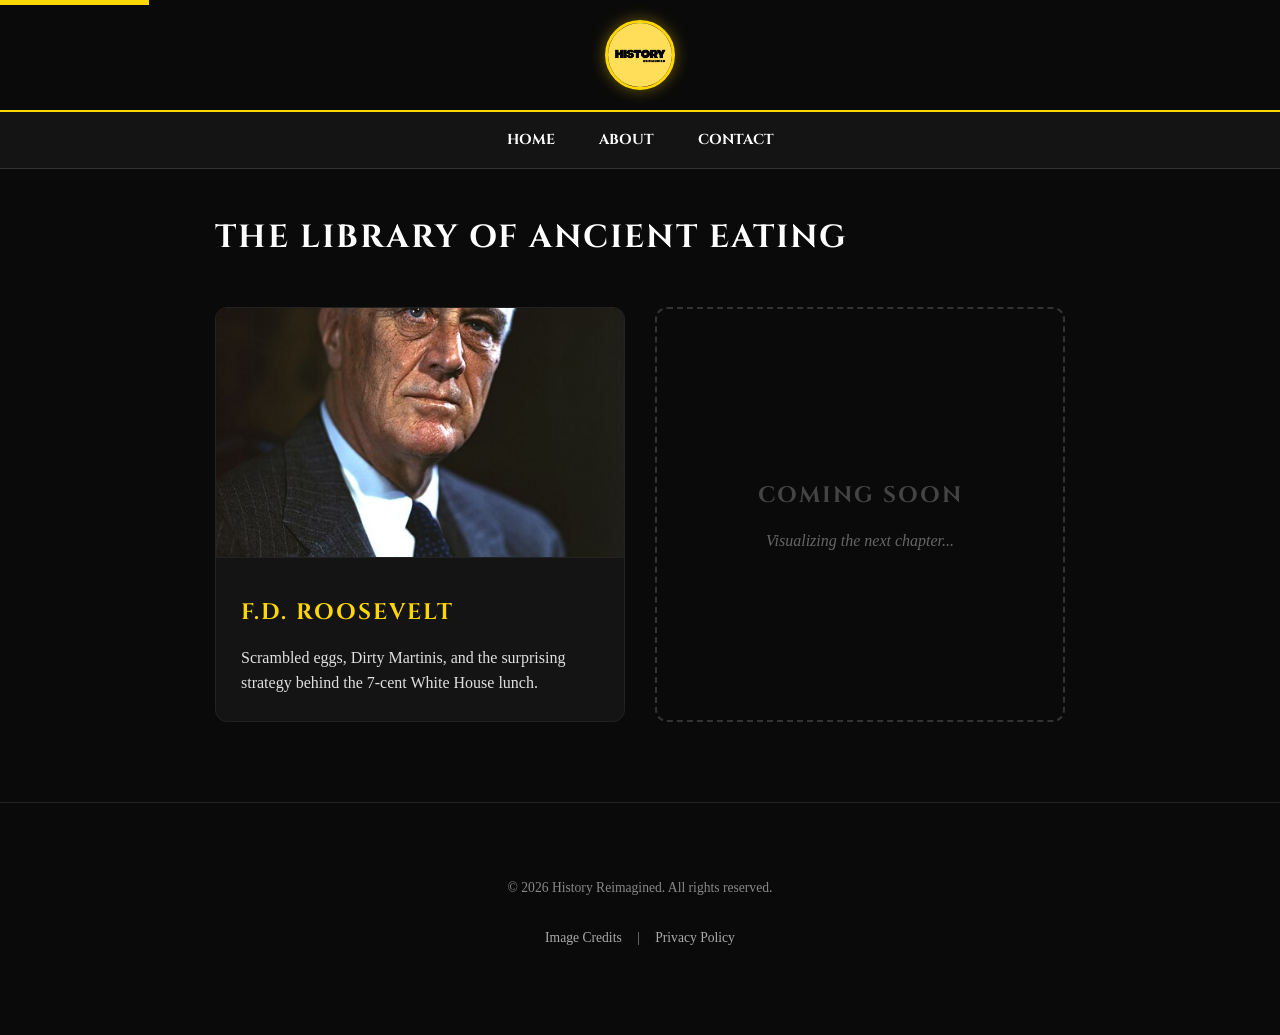
<file: index.html>
<!DOCTYPE html>
<html lang="en">
<head>
    <meta charset="UTF-8">
    <meta name="viewport" content="width=device-width, initial-scale=1.0">
    
    <link rel="preconnect" href="https://fonts.googleapis.com">
    <link rel="preconnect" href="https://fonts.gstatic.com" crossorigin>
    <link href="https://fonts.googleapis.com/css2?family=Cinzel:wght@400;700&display=swap" rel="stylesheet">

    <link rel="stylesheet" href="style.css">

    <script async src="https://www.googletagmanager.com/gtag/js?id=G-SHRTBYB6Y0"></script>
    <script>
      window.dataLayer = window.dataLayer || [];
      function gtag(){dataLayer.push(arguments);}
      gtag('js', new Date());
      gtag('config', 'G-SHRTBYB6Y0');
    </script>
    
    <script data-grow-initializer="">!(function(){window.growMe||((window.growMe=function(e){window.growMe._.push(e);}),(window.growMe._=[]));var e=document.createElement("script");(e.type="text/javascript"),(e.src="https://faves.grow.me/main.js"),(e.defer=!0),e.setAttribute("data-grow-faves-site-id","U2l0ZTozMDk5ZjRkNi01ZGNiLTQ4ODItOGY3OC05NjFkNDI2ZjZiZTY=");var t=document.getElementsByTagName("script")[0];t.parentNode.insertBefore(e,t);})();</script>

    <title>History Reimagined | The Library of Ancient Eating</title>
</head>
<body>

    <a href="#main-content" class="skip-link">Skip to main content</a>

    <header>
        <a href="https://reimaginedhistory.com">
            <img src="logo.png" alt="History Reimagined Logo" class="header-logo" width="70" height="70">
        </a>
    </header>

    <nav>
        <a href="index.html">Home</a>
        <a href="about.html">About</a>
        <a href="contact.html">Contact</a>
    </nav>

    <main id="main-content">
        <div class="container">
            <h1 class="page-title">The Library of Ancient Eating</h1>

            <div class="diet-grid">
                
                <a href="fdr-diet.html" class="diet-item">
                    <img src="fdr-portrait.jpg" alt="F.D. Roosevelt Portrait" class="diet-thumb" loading="eager" fetchpriority="high">
                    <div class="diet-info">
                        <h3>F.D. Roosevelt</h3>
                        <p>Scrambled eggs, Dirty Martinis, and the surprising strategy behind the 7-cent White House lunch.</p>
                    </div>
                </a>

                <div class="diet-item" style="border: 2px dashed #333; background: #0a0a0a; display: flex; align-items: center; justify-content: center; min-height: 400px; text-align: center; cursor: default;">
                    <div class="diet-info">
                        <h3 style="color: #444; font-family: 'Cinzel', serif;">Coming Soon</h3>
                        <p style="color: #666; font-style: italic;">Visualizing the next chapter...</p>
                    </div>
                </div>

            </div>
        </div>
    </main>

    <footer>
        <p>&copy; 2026 History Reimagined. All rights reserved.</p>
        <p>
            <a href="credits.html">Image Credits</a> | 
            <a href="privacy.html">Privacy Policy</a>
        </p>
    </footer>

</body>
</html>
</file>
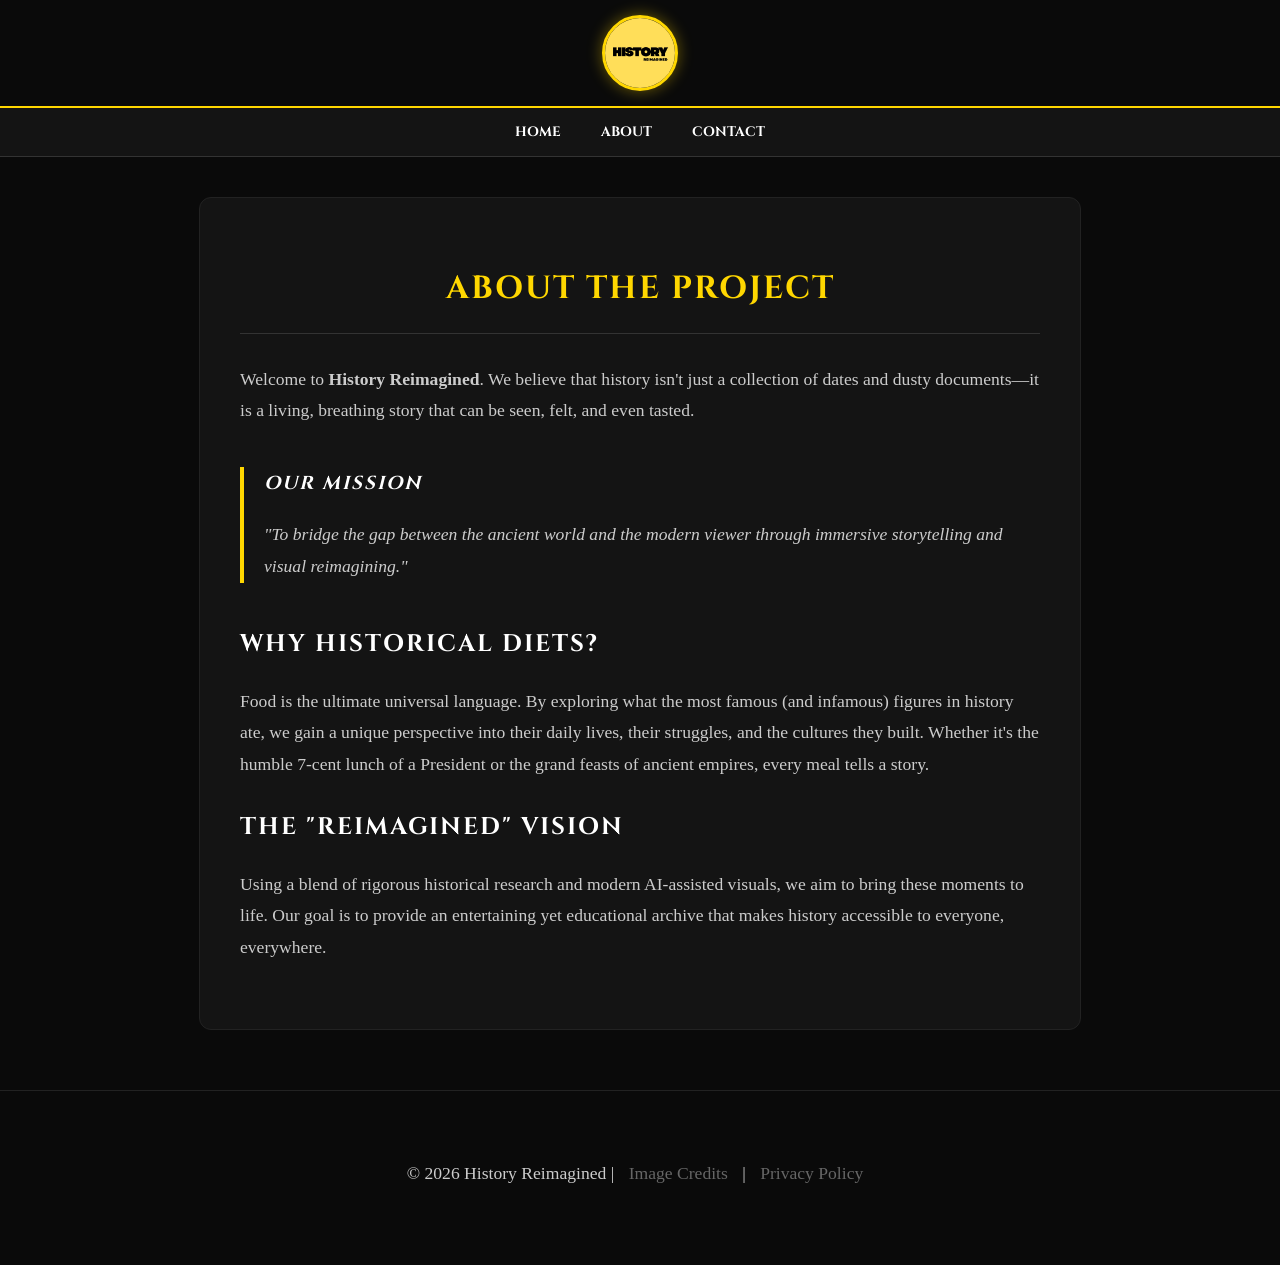
<file: about.html>
<!DOCTYPE html>
<html lang="en">
<head>
    <meta charset="UTF-8">
    <meta name="viewport" content="width=device-width, initial-scale=1.0">
    
    <link href="https://fonts.googleapis.com/css2?family=Cinzel:wght@400;700&display=swap" rel="stylesheet">

    <script async src="https://www.googletagmanager.com/gtag/js?id=G-SHRTBYB6Y0"></script>
    <script>
      window.dataLayer = window.dataLayer || [];
      function gtag(){dataLayer.push(arguments);}
      gtag('js', new Date());
      gtag('config', 'G-SHRTBYB6Y0');
    </script>
    <script data-grow-initializer="">!(function(){window.growMe||((window.growMe=function(e){window.growMe._.push(e);}),(window.growMe._=[]));var e=document.createElement("script");(e.type="text/javascript"),(e.src="https://faves.grow.me/main.js"),(e.defer=!0),e.setAttribute("data-grow-faves-site-id","U2l0ZTozMDk5ZjRkNi01ZGNiLTQ4ODItOGY3OC05NjFkNDI2ZjZiZTY=");var t=document.getElementsByTagName("script")[0];t.parentNode.insertBefore(e,t);})();</script>

    <title>About Us | History Reimagined</title>
    <style>
        :root { 
            --primary: #FFD700; 
            --accent: #FFC000; 
            --bg-dark: #0A0A0A; 
            --bg-card: #141414; 
            --text-main: #FFFFFF; 
            --text-head: #FFD700; 
            --text-sec: #CCCCCC; 
        }

        body { 
            font-family: 'Georgia', serif; 
            line-height: 1.8; 
            color: var(--text-main); 
            margin: 0; 
            padding: 0; 
            background: var(--bg-dark); 
        }
        
        h1, h2, h3 {
            font-family: 'Cinzel', serif;
            text-transform: uppercase;
            letter-spacing: 2px;
        }

        /* Header - Exactly the same as Index */
        header { 
            background: var(--bg-dark); 
            padding: 15px 0; 
            border-bottom: 2px solid var(--primary);
            text-align: center;
        }

        .header-logo {
            height: 70px;
            width: 70px;
            object-fit: cover;
            border-radius: 50%;
            display: block;
            margin: 0 auto;
            border: 3px solid var(--primary);
            box-shadow: 0 0 15px rgba(255, 215, 0, 0.4);
        }

        nav { 
            background: var(--bg-card); 
            text-align: center; 
            border-bottom: 1px solid #333;
        }

        nav a { 
            display: inline-block; 
            padding: 12px 18px; 
            color: var(--text-main); 
            text-decoration: none; 
            font-weight: bold; 
            font-size: 0.85rem; 
            text-transform: uppercase; 
            font-family: 'Cinzel', serif;
        }

        nav a:hover { color: var(--accent); }

        .container { 
            max-width: 800px; 
            margin: 40px auto; 
            padding: 40px; 
            background: var(--bg-card);
            border: 1px solid #222;
            border-radius: 12px;
        }

        .page-title { 
            color: var(--text-head); 
            text-align: center; 
            margin-bottom: 30px; 
            font-size: 2rem;
            border-bottom: 1px solid #333;
            padding-bottom: 15px;
        }

        p {
            font-size: 1.1rem;
            color: var(--text-sec);
            margin-bottom: 25px;
        }

        .mission-box {
            border-left: 4px solid var(--primary);
            padding-left: 20px;
            margin: 40px 0;
            font-style: italic;
        }

        footer { 
            text-align: center; 
            padding: 50px; 
            font-size: 0.75rem; 
            color: #666; 
            border-top: 1px solid #222;
            margin-top: 60px;
        }
        footer a { color: #666; text-decoration: none; margin: 0 10px; }
    </style>
</head>
<body>

<header>
    <a href="index.html">
        <img src="logo.png" alt="History Reimagined Logo" class="header-logo">
    </a>
</header>

<nav>
    <a href="index.html">Home</a>
    <a href="about.html">About</a>
    <a href="contact.html">Contact</a>
</nav>

<div class="container">
    <h1 class="page-title">About the Project</h1>
    
    <p>Welcome to <strong>History Reimagined</strong>. We believe that history isn't just a collection of dates and dusty documents—it is a living, breathing story that can be seen, felt, and even tasted.</p>

    <div class="mission-box">
        <h3>Our Mission</h3>
        <p>"To bridge the gap between the ancient world and the modern viewer through immersive storytelling and visual reimagining."</p>
    </div>

    <h2>Why Historical Diets?</h2>
    <p>Food is the ultimate universal language. By exploring what the most famous (and infamous) figures in history ate, we gain a unique perspective into their daily lives, their struggles, and the cultures they built. Whether it's the humble 7-cent lunch of a President or the grand feasts of ancient empires, every meal tells a story.</p>

    <h2>The "Reimagined" Vision</h2>
    <p>Using a blend of rigorous historical research and modern AI-assisted visuals, we aim to bring these moments to life. Our goal is to provide an entertaining yet educational archive that makes history accessible to everyone, everywhere.</p>
</div>

<footer>
    <p>&copy; 2026 History Reimagined | <a href="credits.html">Image Credits</a> | <a href="privacy.html">Privacy Policy</a></p>
</footer>

</body>
</html>
</file>
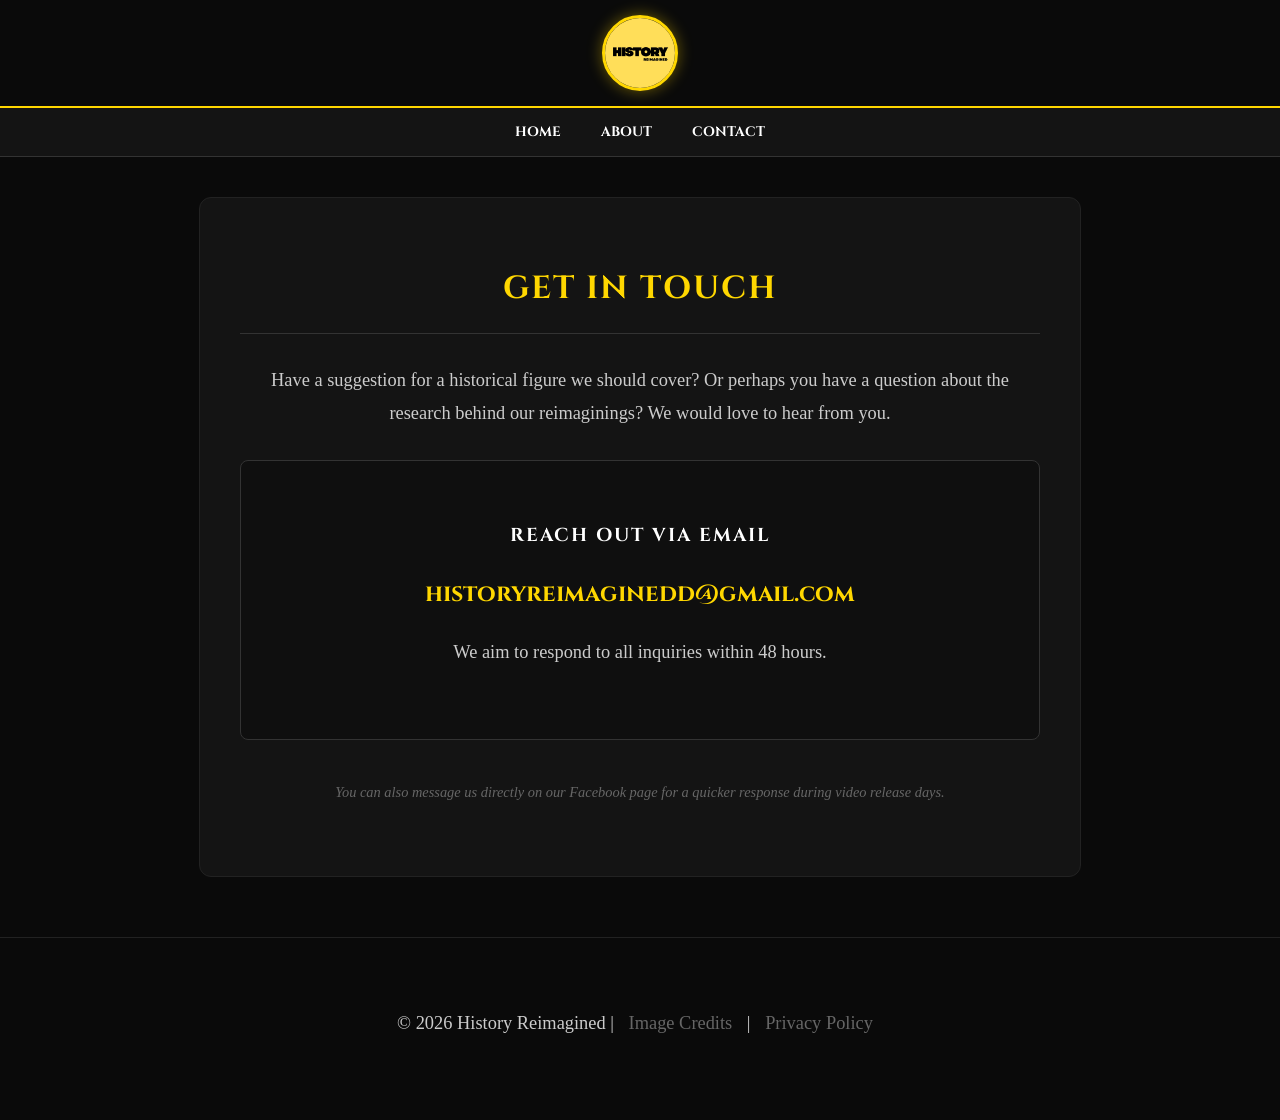
<file: contact.html>
<!DOCTYPE html>
<html lang="en">
<head>
    <meta charset="UTF-8">
    <meta name="viewport" content="width=device-width, initial-scale=1.0">
    
    <link href="https://fonts.googleapis.com/css2?family=Cinzel:wght@400;700&display=swap" rel="stylesheet">

    <script async src="https://www.googletagmanager.com/gtag/js?id=G-SHRTBYB6Y0"></script>
    <script>
      window.dataLayer = window.dataLayer || [];
      function gtag(){dataLayer.push(arguments);}
      gtag('js', new Date());
      gtag('config', 'G-SHRTBYB6Y0');
    </script>
    <script data-grow-initializer="">!(function(){window.growMe||((window.growMe=function(e){window.growMe._.push(e);}),(window.growMe._=[]));var e=document.createElement("script");(e.type="text/javascript"),(e.src="https://faves.grow.me/main.js"),(e.defer=!0),e.setAttribute("data-grow-faves-site-id","U2l0ZTozMDk5ZjRkNi01ZGNiLTQ4ODItOGY3OC05NjFkNDI2ZjZiZTY=");var t=document.getElementsByTagName("script")[0];t.parentNode.insertBefore(e,t);})();</script>

    <title>Contact Us | History Reimagined</title>
    <style>
        :root { 
            --primary: #FFD700; 
            --accent: #FFC000; 
            --bg-dark: #0A0A0A; 
            --bg-card: #141414; 
            --text-main: #FFFFFF; 
            --text-head: #FFD700; 
            --text-sec: #CCCCCC; 
        }

        body { 
            font-family: 'Georgia', serif; 
            line-height: 1.8; 
            color: var(--text-main); 
            margin: 0; 
            padding: 0; 
            background: var(--bg-dark); 
        }
        
        h1, h2, h3 {
            font-family: 'Cinzel', serif;
            text-transform: uppercase;
            letter-spacing: 2px;
        }

        /* Header - Unified Style */
        header { 
            background: var(--bg-dark); 
            padding: 15px 0; 
            border-bottom: 2px solid var(--primary);
            text-align: center;
        }

        .header-logo {
            height: 70px;
            width: 70px;
            object-fit: cover;
            border-radius: 50%;
            display: block;
            margin: 0 auto;
            border: 3px solid var(--primary);
            box-shadow: 0 0 15px rgba(255, 215, 0, 0.4);
        }

        nav { 
            background: var(--bg-card); 
            text-align: center; 
            border-bottom: 1px solid #333;
        }

        nav a { 
            display: inline-block; 
            padding: 12px 18px; 
            color: var(--text-main); 
            text-decoration: none; 
            font-weight: bold; 
            font-size: 0.85rem; 
            text-transform: uppercase; 
            font-family: 'Cinzel', serif;
        }

        nav a:hover { color: var(--accent); }

        .container { 
            max-width: 800px; 
            margin: 40px auto; 
            padding: 40px; 
            background: var(--bg-card);
            border: 1px solid #222;
            border-radius: 12px;
            text-align: center;
        }

        .page-title { 
            color: var(--text-head); 
            margin-bottom: 30px; 
            font-size: 2rem;
            border-bottom: 1px solid #333;
            padding-bottom: 15px;
        }

        p {
            font-size: 1.15rem;
            color: var(--text-sec);
            margin-bottom: 30px;
        }

        .contact-card {
            background: #0f0f0f;
            padding: 40px;
            border-radius: 8px;
            border: 1px solid #333;
            margin-top: 20px;
        }

        .email-link {
            color: var(--primary);
            font-family: 'Cinzel', serif;
            font-size: 1.5rem;
            text-decoration: none;
            font-weight: bold;
            display: block;
            margin: 20px 0;
            word-break: break-all;
        }

        .email-link:hover {
            color: var(--accent);
            text-decoration: underline;
        }

        .social-note {
            font-size: 0.9rem;
            color: #666;
            margin-top: 40px;
            font-style: italic;
        }

        footer { 
            text-align: center; 
            padding: 50px; 
            font-size: 0.75rem; 
            color: #666; 
            border-top: 1px solid #222;
            margin-top: 60px;
        }
        footer a { color: #666; text-decoration: none; margin: 0 10px; }
    </style>
</head>
<body>

<header>
    <a href="index.html">
        <img src="logo.png" alt="History Reimagined Logo" class="header-logo">
    </a>
</header>

<nav>
    <a href="index.html">Home</a>
    <a href="about.html">About</a>
    <a href="contact.html">Contact</a>
</nav>

<div class="container">
    <h1 class="page-title">Get in Touch</h1>
    
    <p>Have a suggestion for a historical figure we should cover? Or perhaps you have a question about the research behind our reimaginings? We would love to hear from you.</p>

    <div class="contact-card">
        <h3>Reach out via Email</h3>
        <a href="mailto:historyreimaginedd@gmail.com" class="email-link">historyreimaginedd@gmail.com</a>
        <p>We aim to respond to all inquiries within 48 hours.</p>
    </div>

    <p class="social-note">You can also message us directly on our Facebook page for a quicker response during video release days.</p>
</div>

<footer>
    <p>&copy; 2026 History Reimagined | <a href="credits.html">Image Credits</a> | <a href="privacy.html">Privacy Policy</a></p>
</footer>

</body>
</html>
</file>
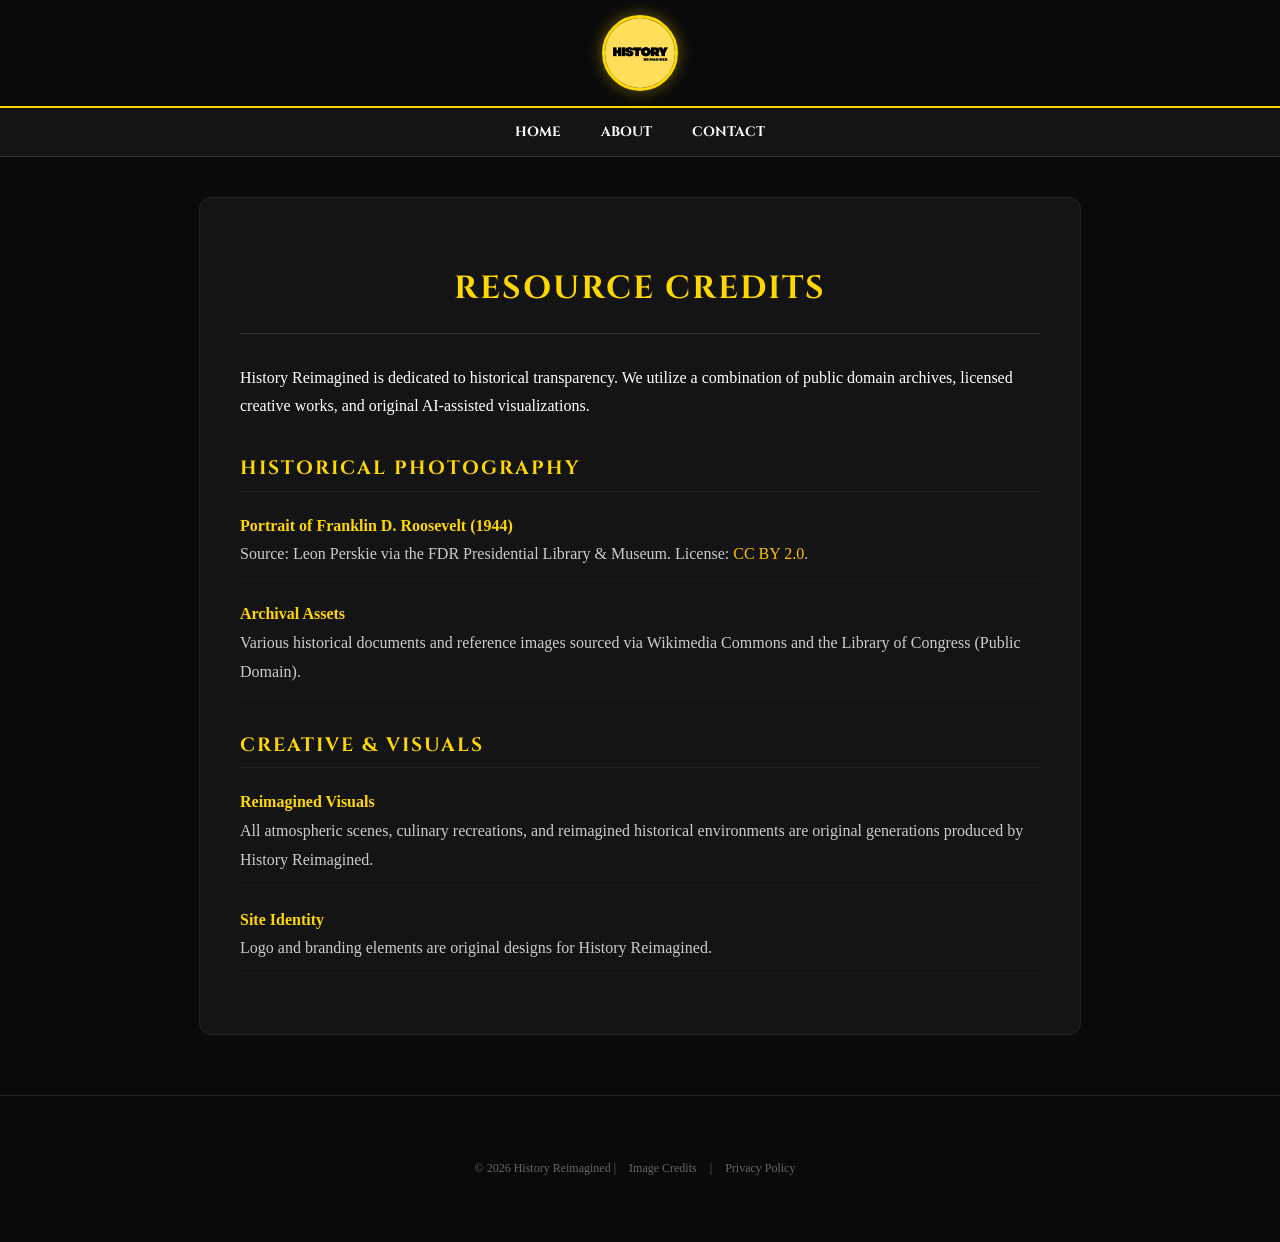
<file: credits.html>
<!DOCTYPE html>
<html lang="en">
<head>
    <meta charset="UTF-8">
    <meta name="viewport" content="width=device-width, initial-scale=1.0">
    
    <link href="https://fonts.googleapis.com/css2?family=Cinzel:wght@400;700&display=swap" rel="stylesheet">

    <script async src="https://www.googletagmanager.com/gtag/js?id=G-SHRTBYB6Y0"></script>
    <script>
      window.dataLayer = window.dataLayer || [];
      function gtag(){dataLayer.push(arguments);}
      gtag('js', new Date());
      gtag('config', 'G-SHRTBYB6Y0');
    </script>
    <script data-grow-initializer="">!(function(){window.growMe||((window.growMe=function(e){window.growMe._.push(e);}),(window.growMe._=[]));var e=document.createElement("script");(e.type="text/javascript"),(e.src="https://faves.grow.me/main.js"),(e.defer=!0),e.setAttribute("data-grow-faves-site-id","U2l0ZTozMDk5ZjRkNi01ZGNiLTQ4ODItOGY3OC05NjFkNDI2ZjZiZTY=");var t=document.getElementsByTagName("script")[0];t.parentNode.insertBefore(e,t);})();</script>

    <title>Image Credits | History Reimagined</title>
    <style>
        :root { 
            --primary: #FFD700; 
            --accent: #FFC000; 
            --bg-dark: #0A0A0A; 
            --bg-card: #141414; 
            --text-main: #FFFFFF; 
            --text-head: #FFD700; 
            --text-sec: #CCCCCC; 
        }

        body { 
            font-family: 'Georgia', serif; 
            line-height: 1.8; 
            color: var(--text-main); 
            margin: 0; 
            padding: 0; 
            background: var(--bg-dark); 
        }
        
        h1, h2, h3 {
            font-family: 'Cinzel', serif;
            text-transform: uppercase;
            letter-spacing: 2px;
        }

        /* Unified Header Style */
        header { 
            background: var(--bg-dark); 
            padding: 15px 0; 
            border-bottom: 2px solid var(--primary);
            text-align: center;
        }

        .header-logo {
            height: 70px;
            width: 70px;
            object-fit: cover;
            border-radius: 50%;
            display: block;
            margin: 0 auto;
            border: 3px solid var(--primary);
            box-shadow: 0 0 15px rgba(255, 215, 0, 0.4);
        }

        nav { 
            background: var(--bg-card); 
            text-align: center; 
            border-bottom: 1px solid #333;
        }

        nav a { 
            display: inline-block; 
            padding: 12px 18px; 
            color: var(--text-main); 
            text-decoration: none; 
            font-weight: bold; 
            font-size: 0.85rem; 
            text-transform: uppercase; 
            font-family: 'Cinzel', serif;
        }

        nav a:hover { color: var(--accent); }

        .container { 
            max-width: 800px; 
            margin: 40px auto; 
            padding: 40px; 
            background: var(--bg-card);
            border: 1px solid #222;
            border-radius: 12px;
        }

        .page-title { 
            color: var(--text-head); 
            text-align: center; 
            margin-bottom: 30px; 
            font-size: 2rem;
            border-bottom: 1px solid #333;
            padding-bottom: 15px;
        }

        h2 { color: var(--primary); font-size: 1.2rem; margin-top: 30px; border-bottom: 1px solid #222; padding-bottom: 5px; }
        
        .credit-list { list-style: none; padding: 0; margin-top: 20px; }
        .credit-list li { 
            margin-bottom: 20px; 
            color: var(--text-sec); 
            padding-bottom: 10px; 
            border-bottom: 1px solid #1a1a1a;
        }
        .credit-list strong { color: var(--text-head); display: block; }
        .credit-list a { color: var(--accent); text-decoration: none; }
        .credit-list a:hover { text-decoration: underline; }

        footer { 
            text-align: center; 
            padding: 50px; 
            font-size: 0.75rem; 
            color: #666; 
            border-top: 1px solid #222;
            margin-top: 60px;
        }
        footer a { color: #666; text-decoration: none; margin: 0 10px; }
    </style>
</head>
<body>

<header>
    <a href="index.html">
        <img src="logo.png" alt="History Reimagined Logo" class="header-logo">
    </a>
</header>

<nav>
    <a href="index.html">Home</a>
    <a href="about.html">About</a>
    <a href="contact.html">Contact</a>
</nav>

<div class="container">
    <h1 class="page-title">Resource Credits</h1>
    
    <p>History Reimagined is dedicated to historical transparency. We utilize a combination of public domain archives, licensed creative works, and original AI-assisted visualizations.</p>

    <h2>Historical Photography</h2>
    <ul class="credit-list">
        <li>
            <strong>Portrait of Franklin D. Roosevelt (1944)</strong>
            Source: Leon Perskie via the FDR Presidential Library & Museum. 
            License: <a href="https://creativecommons.org/licenses/by/2.0/" target="_blank">CC BY 2.0</a>.
        </li>
        <li>
            <strong>Archival Assets</strong>
            Various historical documents and reference images sourced via Wikimedia Commons and the Library of Congress (Public Domain).
        </li>
    </ul>

    <h2>Creative & Visuals</h2>
    <ul class="credit-list">
        <li>
            <strong>Reimagined Visuals</strong>
            All atmospheric scenes, culinary recreations, and reimagined historical environments are original generations produced by History Reimagined.
        </li>
        <li>
            <strong>Site Identity</strong>
            Logo and branding elements are original designs for History Reimagined.
        </li>
    </ul>
</div>

<footer>
    <p>&copy; 2026 History Reimagined | <a href="credits.html">Image Credits</a> | <a href="privacy.html">Privacy Policy</a></p>
</footer>

</body>
</html>
</file>
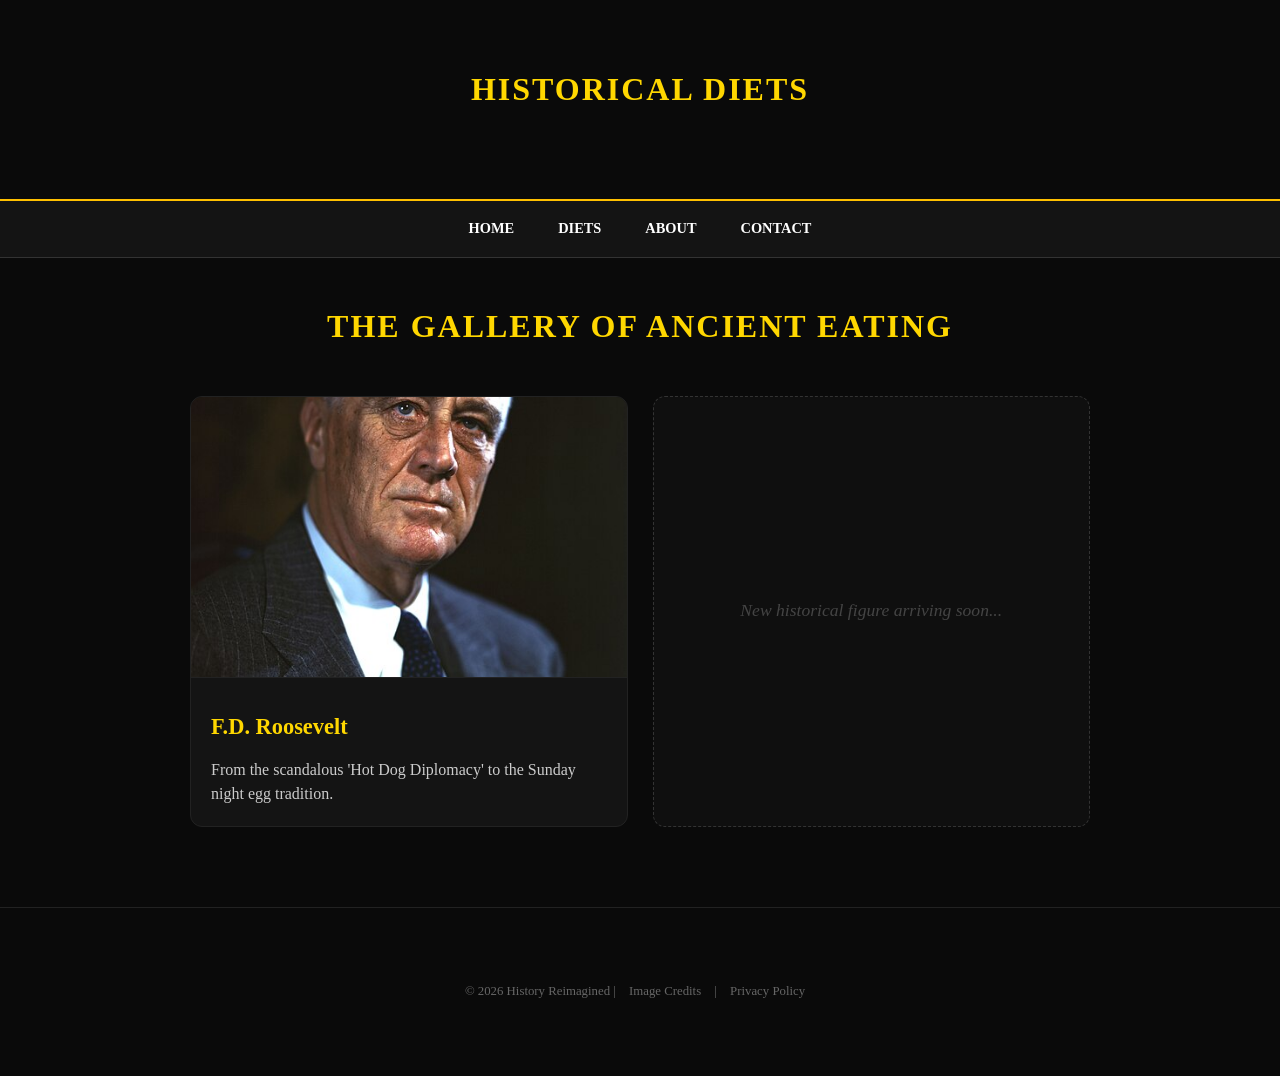
<file: diets.html>
<!DOCTYPE html>
<html lang="en">
<head>
    <meta charset="UTF-8">
    <meta name="viewport" content="width=device-width, initial-scale=1.0">
    
    <script async src="https://www.googletagmanager.com/gtag/js?id=G-SHRTBYB6Y0"></script>
    <script>
      window.dataLayer = window.dataLayer || [];
      function gtag(){dataLayer.push(arguments);}
      gtag('js', new Date());
      gtag('config', 'G-SHRTBYB6Y0');
    </script>

    <title>Historical Diets Library | History Reimagined</title>
    <style>
        :root { 
            --primary: #FFD700; 
            --accent: #FFC000; 
            --bg-dark: #0A0A0A; 
            --bg-card: #141414; 
            --text-main: #FFFFFF; 
            --text-head: #FFD700; 
            --text-sec: #CCCCCC; 
        }

        body { 
            font-family: 'Georgia', serif; 
            line-height: 1.8; 
            color: var(--text-main); 
            margin: 0; 
            padding: 0; 
            background: var(--bg-dark); 
        }
        
        header { 
            background: var(--bg-dark); 
            color: var(--text-head); 
            text-align: center; 
            padding: 40px 20px; 
            border-bottom: 2px solid var(--accent);
        }

        nav { 
            background: var(--bg-card); 
            text-align: center; 
            border-bottom: 1px solid #333;
        }
        nav a { 
            display: inline-block; 
            padding: 15px 20px; 
            color: var(--text-main); 
            text-decoration: none; 
            font-weight: bold; 
            font-size: 0.9rem; 
            text-transform: uppercase; 
        }

        .container { 
            max-width: 900px; 
            margin: 40px auto; 
            padding: 0 20px; 
        }

        h1 { color: var(--text-head); text-align: center; margin-bottom: 40px; text-transform: uppercase; letter-spacing: 2px; }
        
        .diet-grid {
            display: grid;
            grid-template-columns: repeat(auto-fit, minmax(300px, 1fr));
            gap: 25px;
            margin-top: 30px;
        }

        .diet-item {
            background: var(--bg-card);
            border: 1px solid #222;
            border-radius: 12px;
            transition: 0.3s;
            text-decoration: none;
            display: block;
            overflow: hidden;
        }

        .diet-item:hover {
            border-color: var(--accent);
            transform: translateY(-5px);
            box-shadow: 0 10px 20px rgba(255, 215, 0, 0.1);
        }

        .diet-thumb {
            width: 100%;
            height: 280px; /* Slightly taller for a more dramatic portrait look */
            object-fit: cover;
            border-bottom: 1px solid #222;
        }

        .diet-info {
            padding: 20px;
        }

        .diet-info h3 {
            color: var(--text-head);
            margin: 0 0 10px 0;
            font-size: 1.4rem;
        }

        .diet-info p {
            color: var(--text-sec);
            font-size: 1rem;
            margin: 0;
            line-height: 1.5;
        }

        .coming-soon {
            background: #0f0f0f;
            border: 1px dashed #333;
            border-radius: 12px;
            padding: 60px;
            text-align: center;
            color: #444;
            display: flex;
            align-items: center;
            justify-content: center;
            font-style: italic;
            font-size: 1.1rem;
        }

        footer { 
            text-align: center; 
            padding: 60px; 
            font-size: 0.8rem; 
            color: #666; 
            border-top: 1px solid #222;
            margin-top: 80px;
        }
        footer a { color: #666; text-decoration: none; margin: 0 10px; }
        footer a:hover { color: var(--primary); }
    </style>
</head>
<body>

<header>
    <h1>Historical Diets</h1>
</header>

<nav>
    <a href="index.html">Home</a>
    <a href="diets.html">Diets</a>
    <a href="about.html">About</a>
    <a href="contact.html">Contact</a>
</nav>

<div class="container">
    <h1>The Gallery of Ancient Eating</h1>

    <div class="diet-grid">
        
        <a href="fdr-diet.html" class="diet-item">
            <img src="fdr-portrait.jpg" alt="Franklin D. Roosevelt 1944 Portrait" class="diet-thumb">
            <div class="diet-info">
                <h3>F.D. Roosevelt</h3>
                <p>From the scandalous 'Hot Dog Diplomacy' to the Sunday night egg tradition.</p>
            </div>
        </a>

        <div class="coming-soon">
            New historical figure arriving soon...
        </div>

    </div>
</div>

<footer>
    <p>&copy; 2026 History Reimagined | <a href="credits.html">Image Credits</a> | <a href="privacy.html">Privacy Policy</a></p>
</footer>

</body>
</html>
</file>
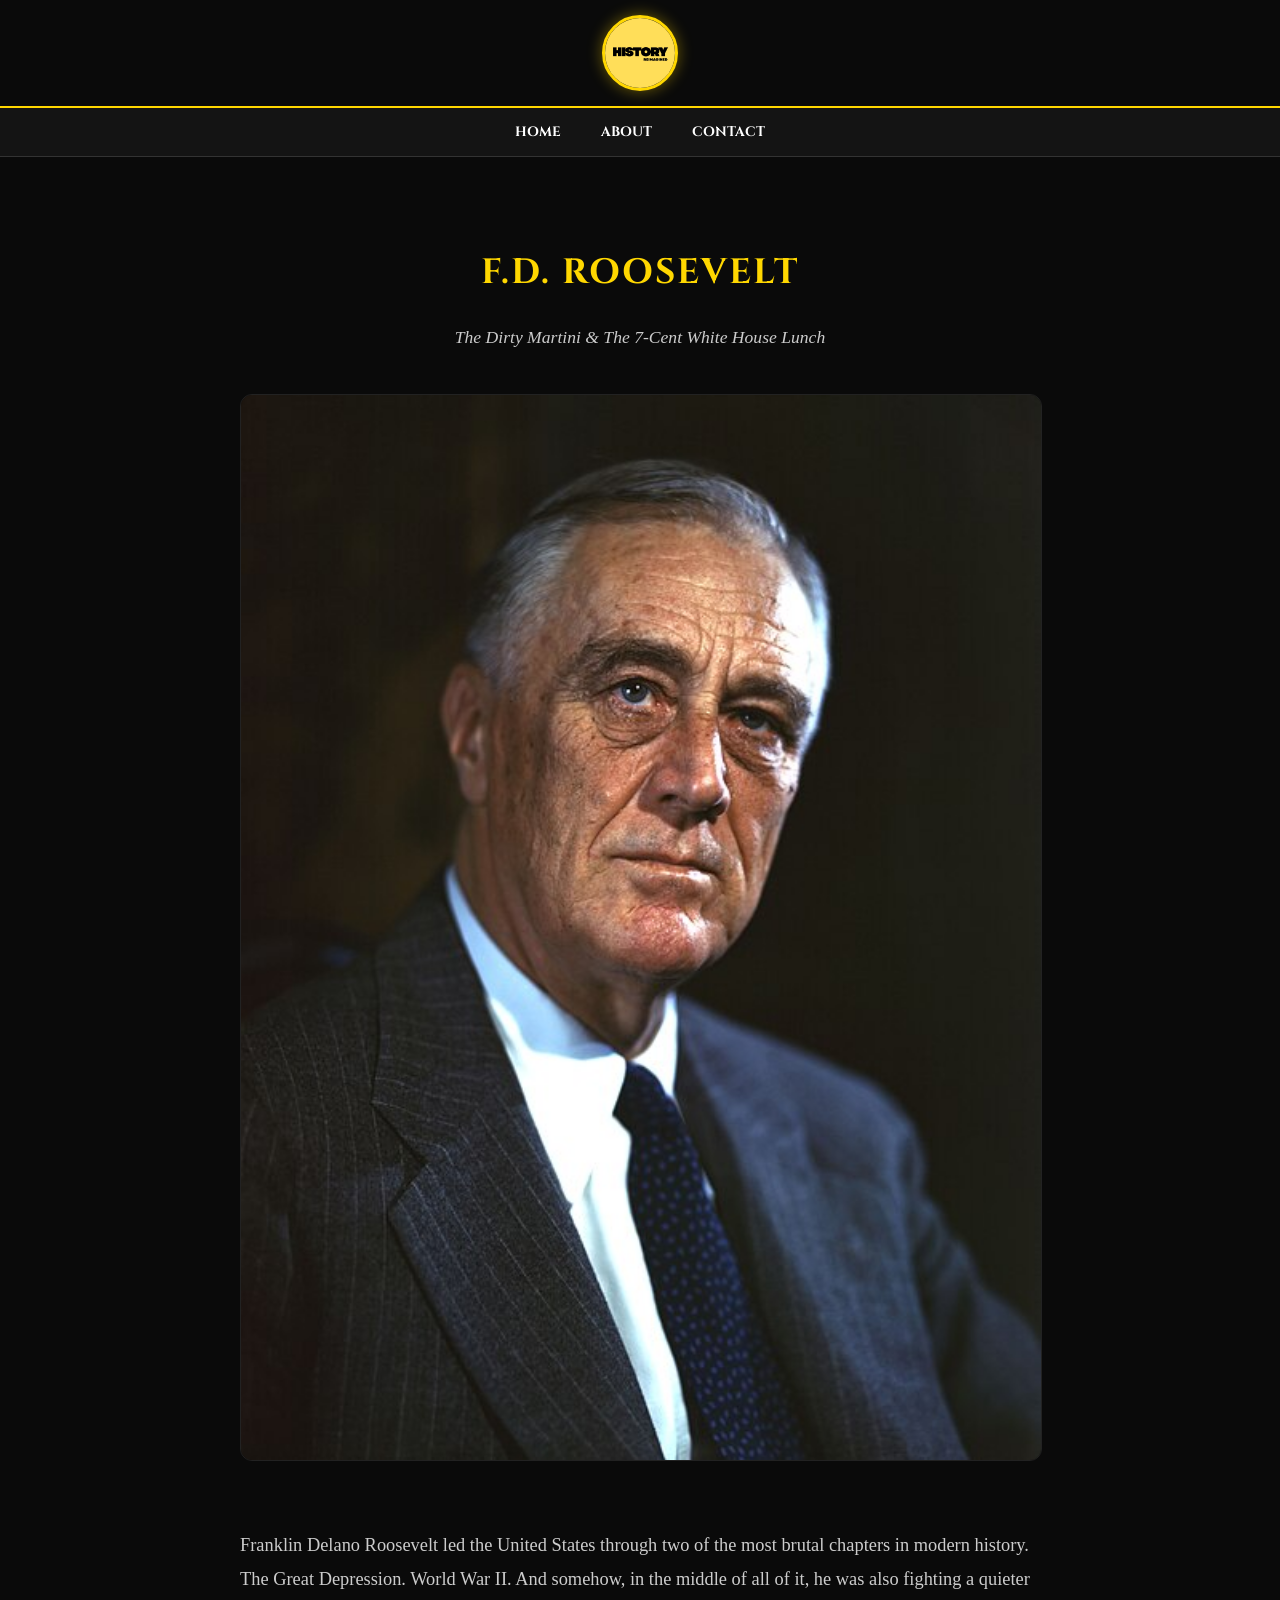
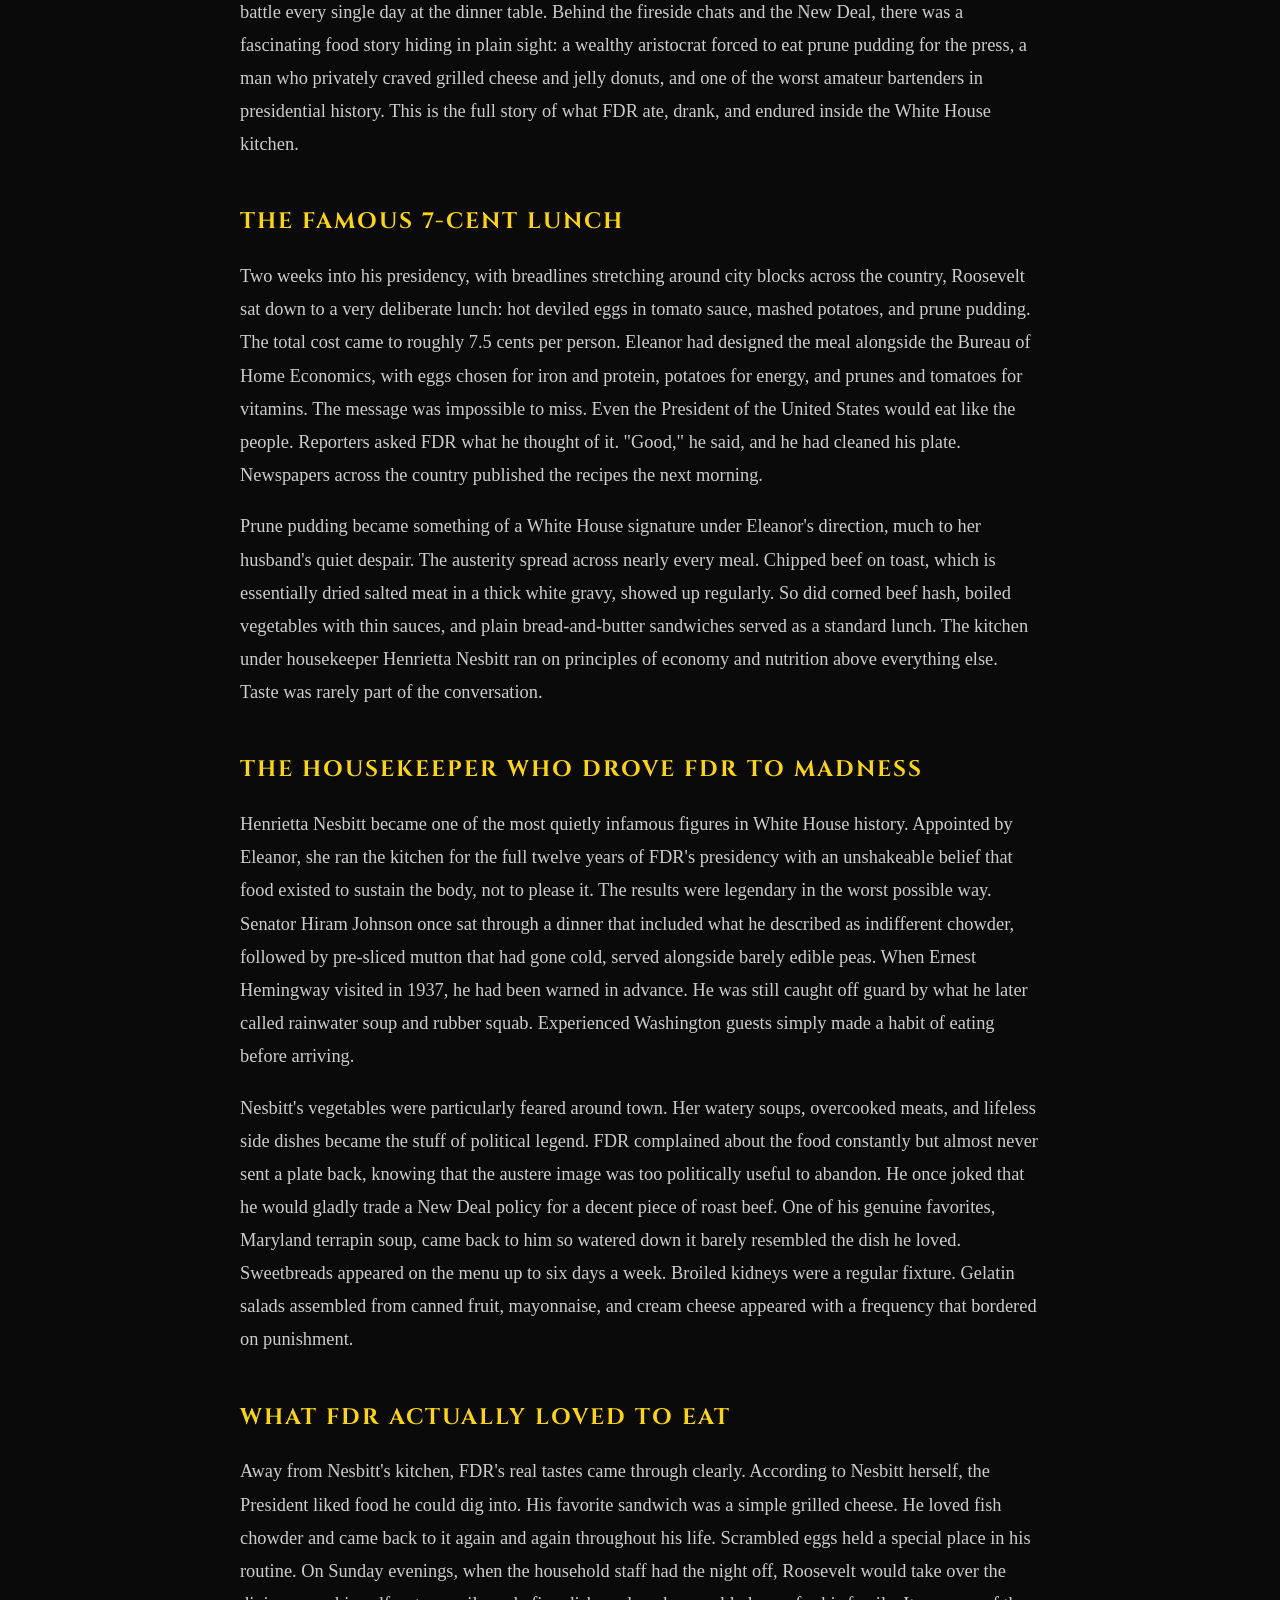
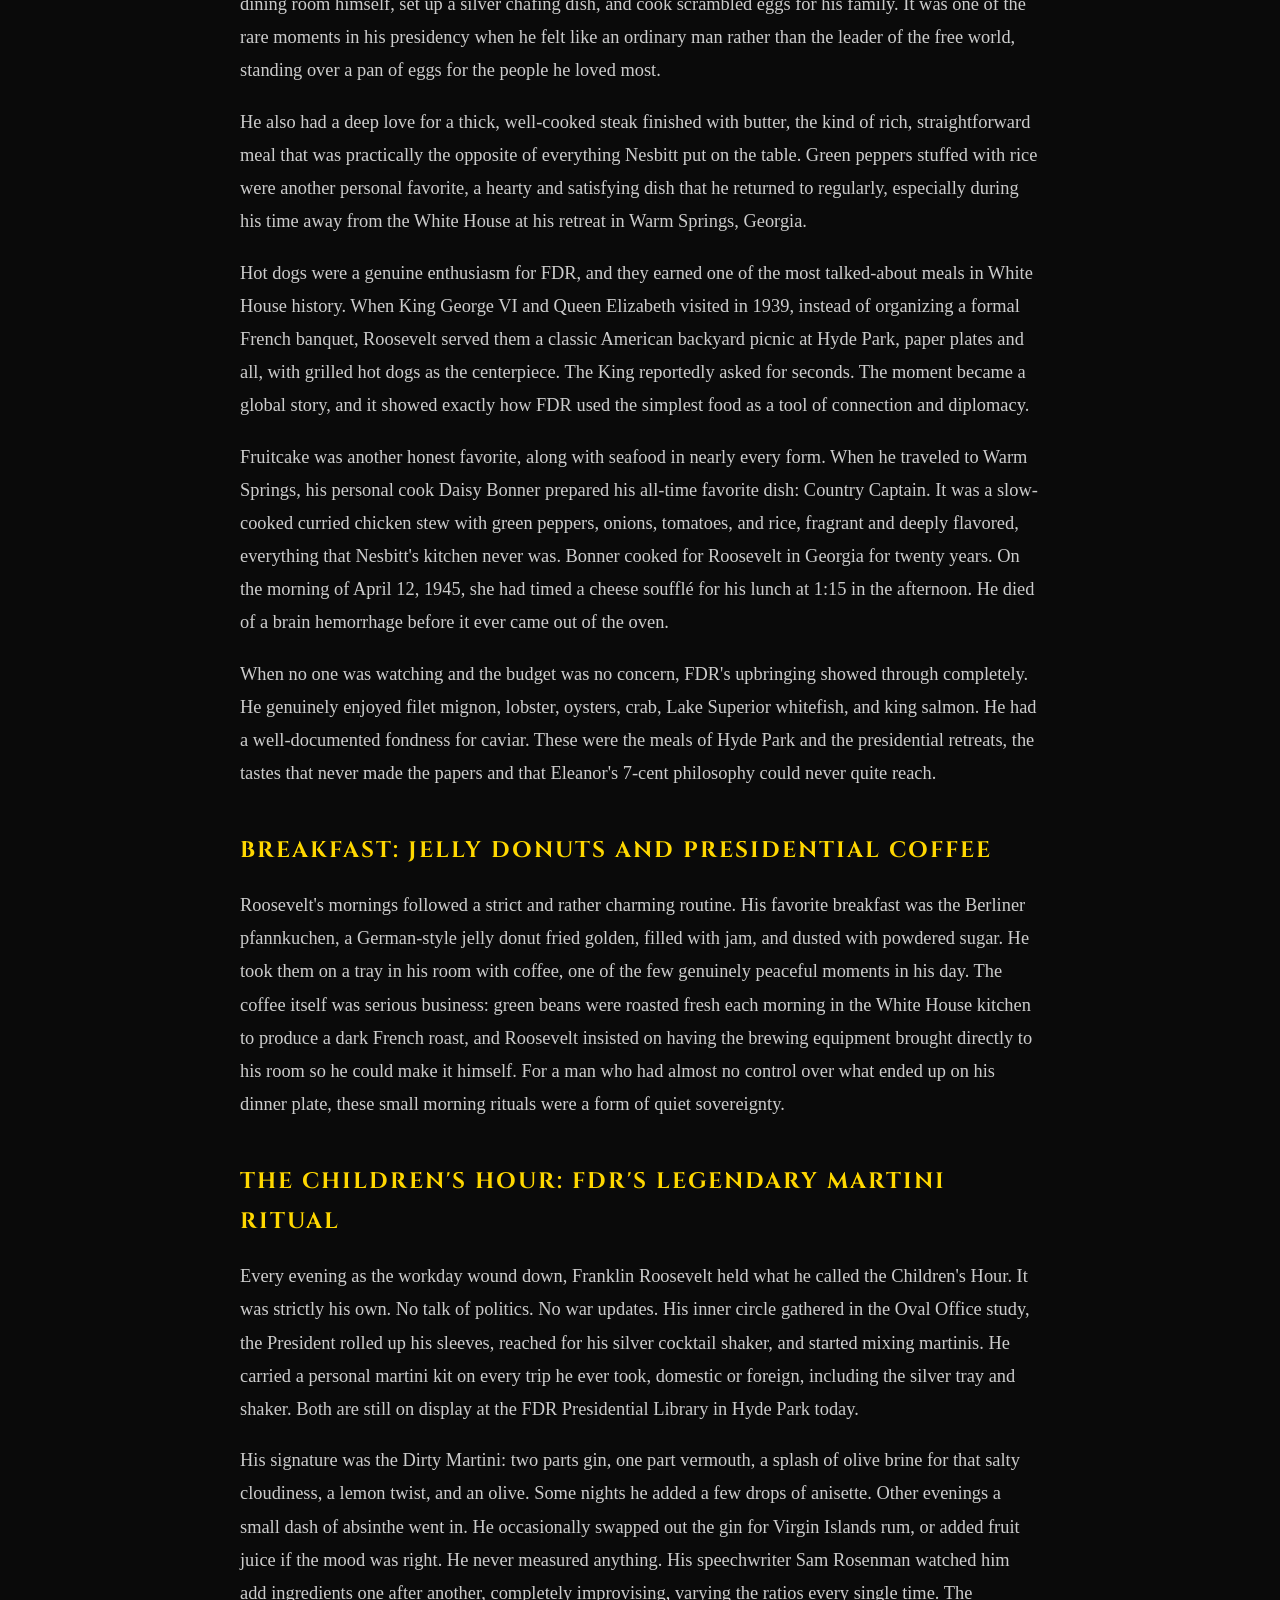
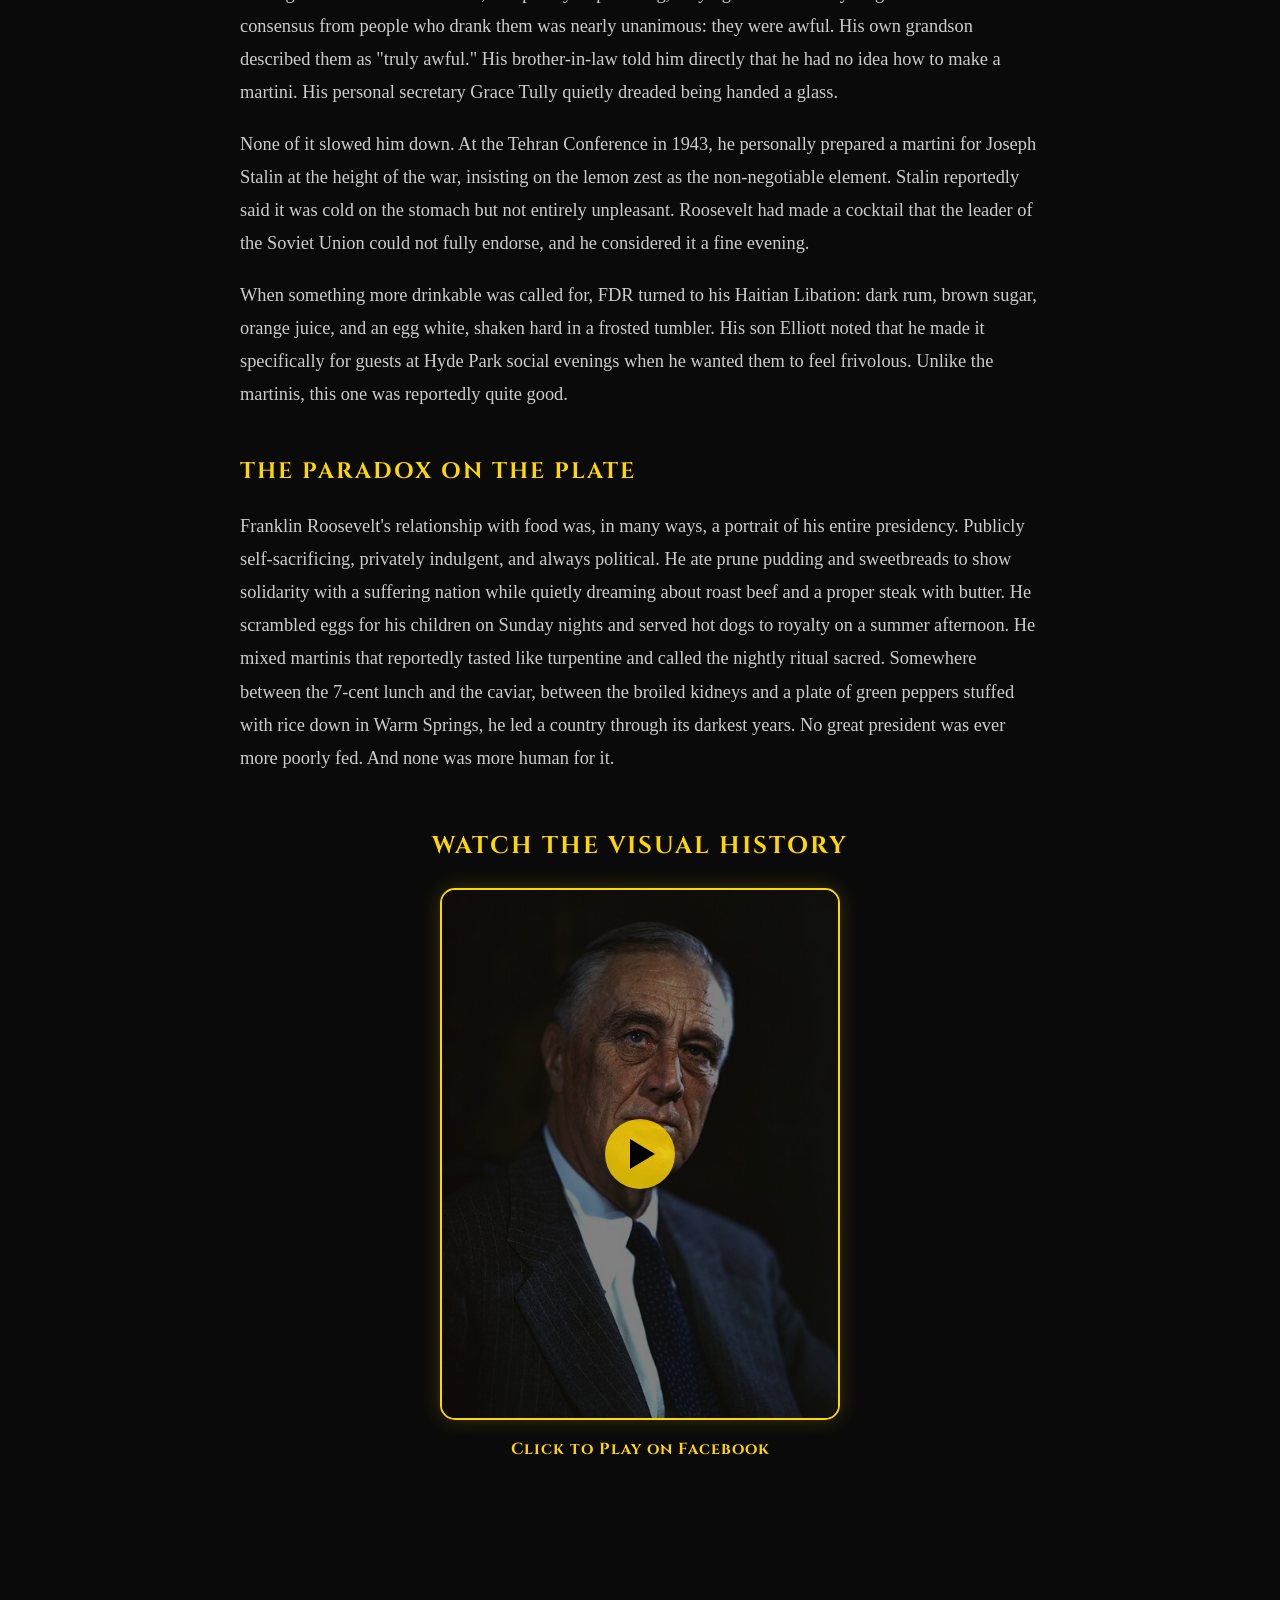
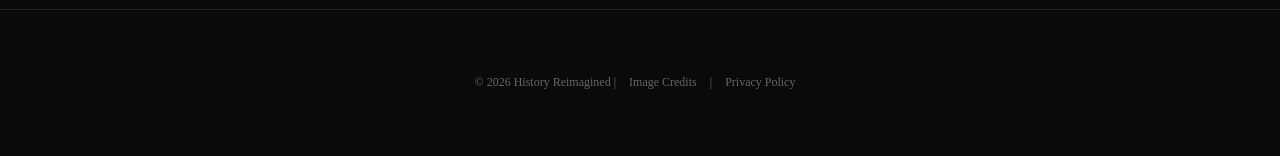
<file: fdr-diet.html>
<!DOCTYPE html>
<html lang="en">
<head>
    <meta charset="UTF-8">
    <meta name="viewport" content="width=device-width, initial-scale=1.0">
    
    <link href="https://fonts.googleapis.com/css2?family=Cinzel:wght@400;700&display=swap" rel="stylesheet">

    <script async src="https://www.googletagmanager.com/gtag/js?id=G-SHRTBYB6Y0"></script>
    <script>
      window.dataLayer = window.dataLayer || [];
      function gtag(){dataLayer.push(arguments);}
      gtag('js', new Date());
      gtag('config', 'G-SHRTBYB6Y0');
    </script>
    <script data-grow-initializer="">!(function(){window.growMe||((window.growMe=function(e){window.growMe._.push(e);}),(window.growMe._=[]));var e=document.createElement("script");(e.type="text/javascript"),(e.src="https://faves.grow.me/main.js"),(e.defer=!0),e.setAttribute("data-grow-faves-site-id","U2l0ZTozMDk5ZjRkNi01ZGNiLTQ4ODItOGY3OC05NjFkNDI2ZjZiZTY=");var t=document.getElementsByTagName("script")[0];t.parentNode.insertBefore(e,t);})();</script>

    <title>F.D. Roosevelt: The 7-Cent Lunch | History Reimagined</title>
    <style>
        :root { 
            --primary: #FFD700; 
            --accent: #FFC000; 
            --bg-dark: #0A0A0A; 
            --bg-card: #141414; 
            --text-main: #FFFFFF; 
            --text-head: #FFD700; 
            --text-sec: #CCCCCC; 
        }

        body { 
            font-family: 'Georgia', serif; 
            line-height: 1.8; 
            color: var(--text-main); 
            margin: 0; 
            padding: 0; 
            background: var(--bg-dark); 
        }
        
        h1, h2, h3 {
            font-family: 'Cinzel', serif;
            text-transform: uppercase;
            letter-spacing: 2px;
        }

        /* Unified Header Style */
        header { 
            background: var(--bg-dark); 
            padding: 15px 0; 
            border-bottom: 2px solid var(--primary);
            text-align: center;
        }

        .header-logo {
            height: 70px;
            width: 70px;
            object-fit: cover;
            border-radius: 50%;
            display: block;
            margin: 0 auto;
            border: 3px solid var(--primary);
            box-shadow: 0 0 15px rgba(255, 215, 0, 0.4);
        }

        nav { 
            background: var(--bg-card); 
            text-align: center; 
            border-bottom: 1px solid #333;
        }

        nav a { 
            display: inline-block; 
            padding: 12px 18px; 
            color: var(--text-main); 
            text-decoration: none; 
            font-weight: bold; 
            font-size: 0.85rem; 
            text-transform: uppercase; 
            font-family: 'Cinzel', serif;
        }

        nav a:hover { color: var(--accent); }

        .container { 
            max-width: 800px; 
            margin: 40px auto; 
            padding: 20px; 
        }

        .article-title { 
            color: var(--text-head); 
            text-align: center; 
            margin-bottom: 10px; 
            font-size: 2.2rem;
        }

        .subtitle {
            text-align: center;
            color: var(--text-sec);
            font-style: italic;
            margin-bottom: 40px;
            font-size: 1.1rem;
        }

        .hero-img {
            width: 100%;
            height: auto;
            border-radius: 12px;
            border: 1px solid #222;
            margin-bottom: 40px;
        }

        .content {
            font-size: 1.15rem;
            color: var(--text-sec);
        }

        .content h2 {
            color: var(--primary);
            margin-top: 40px;
            font-size: 1.4rem;
        }

        /* Video Section */
        .video-box {
            text-align: center; 
            margin: 60px 0; 
            padding: 30px; 
            border: 1px solid #333; 
            border-radius: 12px; 
            background: #0f0f0f;
        }

        .btn-facebook {
            background: #1877F2; 
            color: white; 
            padding: 15px 30px; 
            text-decoration: none; 
            font-weight: bold; 
            border-radius: 5px; 
            display: inline-block;
            margin-top: 15px;
            font-family: sans-serif;
            transition: 0.3s;
        }

        .btn-facebook:hover {
            background: #1565c0;
            transform: scale(1.05);
        }

        footer { 
            text-align: center; 
            padding: 50px; 
            font-size: 0.75rem; 
            color: #666; 
            border-top: 1px solid #222;
            margin-top: 60px;
        }
        footer a { color: #666; text-decoration: none; margin: 0 10px; }
    </style>
</head>
<body>

<header>
    <a href="index.html">
        <img src="logo.png" alt="History Reimagined Logo" class="header-logo">
    </a>
</header>

<nav>
    <a href="index.html">Home</a>
    <a href="about.html">About</a>
    <a href="contact.html">Contact</a>
</nav>

<div class="container">
    <h1 class="article-title">F.D. Roosevelt</h1>
    <p class="subtitle">The Dirty Martini & The 7-Cent White House Lunch</p>

    <img src="fdr-portrait.jpg" alt="Franklin D. Roosevelt Portrait" class="hero-img">

<div class="content entry-content">
    <p>Franklin Delano Roosevelt led the United States through two of the most brutal chapters in modern history. The Great Depression. World War II. And somehow, in the middle of all of it, he was also fighting a quieter battle every single day at the dinner table. Behind the fireside chats and the New Deal, there was a fascinating food story hiding in plain sight: a wealthy aristocrat forced to eat prune pudding for the press, a man who privately craved grilled cheese and jelly donuts, and one of the worst amateur bartenders in presidential history. This is the full story of what FDR ate, drank, and endured inside the White House kitchen.</p>

    <h2>The Famous 7-Cent Lunch</h2>
    <p>Two weeks into his presidency, with breadlines stretching around city blocks across the country, Roosevelt sat down to a very deliberate lunch: hot deviled eggs in tomato sauce, mashed potatoes, and prune pudding. The total cost came to roughly 7.5 cents per person. Eleanor had designed the meal alongside the Bureau of Home Economics, with eggs chosen for iron and protein, potatoes for energy, and prunes and tomatoes for vitamins. The message was impossible to miss. Even the President of the United States would eat like the people. Reporters asked FDR what he thought of it. "Good," he said, and he had cleaned his plate. Newspapers across the country published the recipes the next morning.</p>

    <p>Prune pudding became something of a White House signature under Eleanor's direction, much to her husband's quiet despair. The austerity spread across nearly every meal. Chipped beef on toast, which is essentially dried salted meat in a thick white gravy, showed up regularly. So did corned beef hash, boiled vegetables with thin sauces, and plain bread-and-butter sandwiches served as a standard lunch. The kitchen under housekeeper Henrietta Nesbitt ran on principles of economy and nutrition above everything else. Taste was rarely part of the conversation.</p>

    <h2>The Housekeeper Who Drove FDR to Madness</h2>
    <p>Henrietta Nesbitt became one of the most quietly infamous figures in White House history. Appointed by Eleanor, she ran the kitchen for the full twelve years of FDR's presidency with an unshakeable belief that food existed to sustain the body, not to please it. The results were legendary in the worst possible way. Senator Hiram Johnson once sat through a dinner that included what he described as indifferent chowder, followed by pre-sliced mutton that had gone cold, served alongside barely edible peas. When Ernest Hemingway visited in 1937, he had been warned in advance. He was still caught off guard by what he later called rainwater soup and rubber squab. Experienced Washington guests simply made a habit of eating before arriving.</p>

    <p>Nesbitt's vegetables were particularly feared around town. Her watery soups, overcooked meats, and lifeless side dishes became the stuff of political legend. FDR complained about the food constantly but almost never sent a plate back, knowing that the austere image was too politically useful to abandon. He once joked that he would gladly trade a New Deal policy for a decent piece of roast beef. One of his genuine favorites, Maryland terrapin soup, came back to him so watered down it barely resembled the dish he loved. Sweetbreads appeared on the menu up to six days a week. Broiled kidneys were a regular fixture. Gelatin salads assembled from canned fruit, mayonnaise, and cream cheese appeared with a frequency that bordered on punishment.</p>

    <h2>What FDR Actually Loved to Eat</h2>
    <p>Away from Nesbitt's kitchen, FDR's real tastes came through clearly. According to Nesbitt herself, the President liked food he could dig into. His favorite sandwich was a simple grilled cheese. He loved fish chowder and came back to it again and again throughout his life. Scrambled eggs held a special place in his routine. On Sunday evenings, when the household staff had the night off, Roosevelt would take over the dining room himself, set up a silver chafing dish, and cook scrambled eggs for his family. It was one of the rare moments in his presidency when he felt like an ordinary man rather than the leader of the free world, standing over a pan of eggs for the people he loved most.</p>

    <p>He also had a deep love for a thick, well-cooked steak finished with butter, the kind of rich, straightforward meal that was practically the opposite of everything Nesbitt put on the table. Green peppers stuffed with rice were another personal favorite, a hearty and satisfying dish that he returned to regularly, especially during his time away from the White House at his retreat in Warm Springs, Georgia.</p>

    <p>Hot dogs were a genuine enthusiasm for FDR, and they earned one of the most talked-about meals in White House history. When King George VI and Queen Elizabeth visited in 1939, instead of organizing a formal French banquet, Roosevelt served them a classic American backyard picnic at Hyde Park, paper plates and all, with grilled hot dogs as the centerpiece. The King reportedly asked for seconds. The moment became a global story, and it showed exactly how FDR used the simplest food as a tool of connection and diplomacy.</p>

    <p>Fruitcake was another honest favorite, along with seafood in nearly every form. When he traveled to Warm Springs, his personal cook Daisy Bonner prepared his all-time favorite dish: Country Captain. It was a slow-cooked curried chicken stew with green peppers, onions, tomatoes, and rice, fragrant and deeply flavored, everything that Nesbitt's kitchen never was. Bonner cooked for Roosevelt in Georgia for twenty years. On the morning of April 12, 1945, she had timed a cheese soufflé for his lunch at 1:15 in the afternoon. He died of a brain hemorrhage before it ever came out of the oven.</p>

    <p>When no one was watching and the budget was no concern, FDR's upbringing showed through completely. He genuinely enjoyed filet mignon, lobster, oysters, crab, Lake Superior whitefish, and king salmon. He had a well-documented fondness for caviar. These were the meals of Hyde Park and the presidential retreats, the tastes that never made the papers and that Eleanor's 7-cent philosophy could never quite reach.</p>

    <h2>Breakfast: Jelly Donuts and Presidential Coffee</h2>
    <p>Roosevelt's mornings followed a strict and rather charming routine. His favorite breakfast was the Berliner pfannkuchen, a German-style jelly donut fried golden, filled with jam, and dusted with powdered sugar. He took them on a tray in his room with coffee, one of the few genuinely peaceful moments in his day. The coffee itself was serious business: green beans were roasted fresh each morning in the White House kitchen to produce a dark French roast, and Roosevelt insisted on having the brewing equipment brought directly to his room so he could make it himself. For a man who had almost no control over what ended up on his dinner plate, these small morning rituals were a form of quiet sovereignty.</p>

    <h2>The Children's Hour: FDR's Legendary Martini Ritual</h2>
    <p>Every evening as the workday wound down, Franklin Roosevelt held what he called the Children's Hour. It was strictly his own. No talk of politics. No war updates. His inner circle gathered in the Oval Office study, the President rolled up his sleeves, reached for his silver cocktail shaker, and started mixing martinis. He carried a personal martini kit on every trip he ever took, domestic or foreign, including the silver tray and shaker. Both are still on display at the FDR Presidential Library in Hyde Park today.</p>

    <p>His signature was the Dirty Martini: two parts gin, one part vermouth, a splash of olive brine for that salty cloudiness, a lemon twist, and an olive. Some nights he added a few drops of anisette. Other evenings a small dash of absinthe went in. He occasionally swapped out the gin for Virgin Islands rum, or added fruit juice if the mood was right. He never measured anything. His speechwriter Sam Rosenman watched him add ingredients one after another, completely improvising, varying the ratios every single time. The consensus from people who drank them was nearly unanimous: they were awful. His own grandson described them as "truly awful." His brother-in-law told him directly that he had no idea how to make a martini. His personal secretary Grace Tully quietly dreaded being handed a glass.</p>

    <p>None of it slowed him down. At the Tehran Conference in 1943, he personally prepared a martini for Joseph Stalin at the height of the war, insisting on the lemon zest as the non-negotiable element. Stalin reportedly said it was cold on the stomach but not entirely unpleasant. Roosevelt had made a cocktail that the leader of the Soviet Union could not fully endorse, and he considered it a fine evening.</p>

    <p>When something more drinkable was called for, FDR turned to his Haitian Libation: dark rum, brown sugar, orange juice, and an egg white, shaken hard in a frosted tumbler. His son Elliott noted that he made it specifically for guests at Hyde Park social evenings when he wanted them to feel frivolous. Unlike the martinis, this one was reportedly quite good.</p>

    <h2>The Paradox on the Plate</h2>
    <p>Franklin Roosevelt's relationship with food was, in many ways, a portrait of his entire presidency. Publicly self-sacrificing, privately indulgent, and always political. He ate prune pudding and sweetbreads to show solidarity with a suffering nation while quietly dreaming about roast beef and a proper steak with butter. He scrambled eggs for his children on Sunday nights and served hot dogs to royalty on a summer afternoon. He mixed martinis that reportedly tasted like turpentine and called the nightly ritual sacred. Somewhere between the 7-cent lunch and the caviar, between the broiled kidneys and a plate of green peppers stuffed with rice down in Warm Springs, he led a country through its darkest years. No great president was ever more poorly fed. And none was more human for it.</p>
</div>

<div class="video-preview-container" style="margin: 50px 0; text-align: center;">
    <h2 style="font-family: 'Cinzel', serif; color: var(--primary); margin-bottom: 20px;">Watch the Visual History</h2>
    
    <a href="https://www.facebook.com/reel/1592904348449873" target="_blank" style="text-decoration: none; position: relative; display: inline-block; width: 100%; max-width: 400px;">
        <div style="position: relative; border-radius: 15px; overflow: hidden; border: 2px solid var(--primary); box-shadow: 0 0 20px rgba(255, 215, 0, 0.2);">
            <img src="fdr-portrait.jpg" alt="Watch FDR Reel" style="width: 100%; display: block; filter: brightness(50%);">
            
            <div style="position: absolute; top: 50%; left: 50%; transform: translate(-50%, -50%); width: 70px; height: 70px; background: rgba(255, 215, 0, 0.8); border-radius: 50%; display: flex; align-items: center; justify-content: center;">
                <div style="width: 0; height: 0; border-top: 15px solid transparent; border-bottom: 15px solid transparent; border-left: 25px solid black; margin-left: 5px;"></div>
            </div>
        </div>
        <p style="color: var(--primary); margin-top: 15px; font-family: 'Cinzel', serif; font-weight: bold; letter-spacing: 1px;">Click to Play on Facebook</p>
    </a>
</div>
    </div>
</div>

<footer>
    <p>&copy; 2026 History Reimagined | <a href="credits.html">Image Credits</a> | <a href="privacy.html">Privacy Policy</a></p>
</footer>

</body>
</html>
</file>
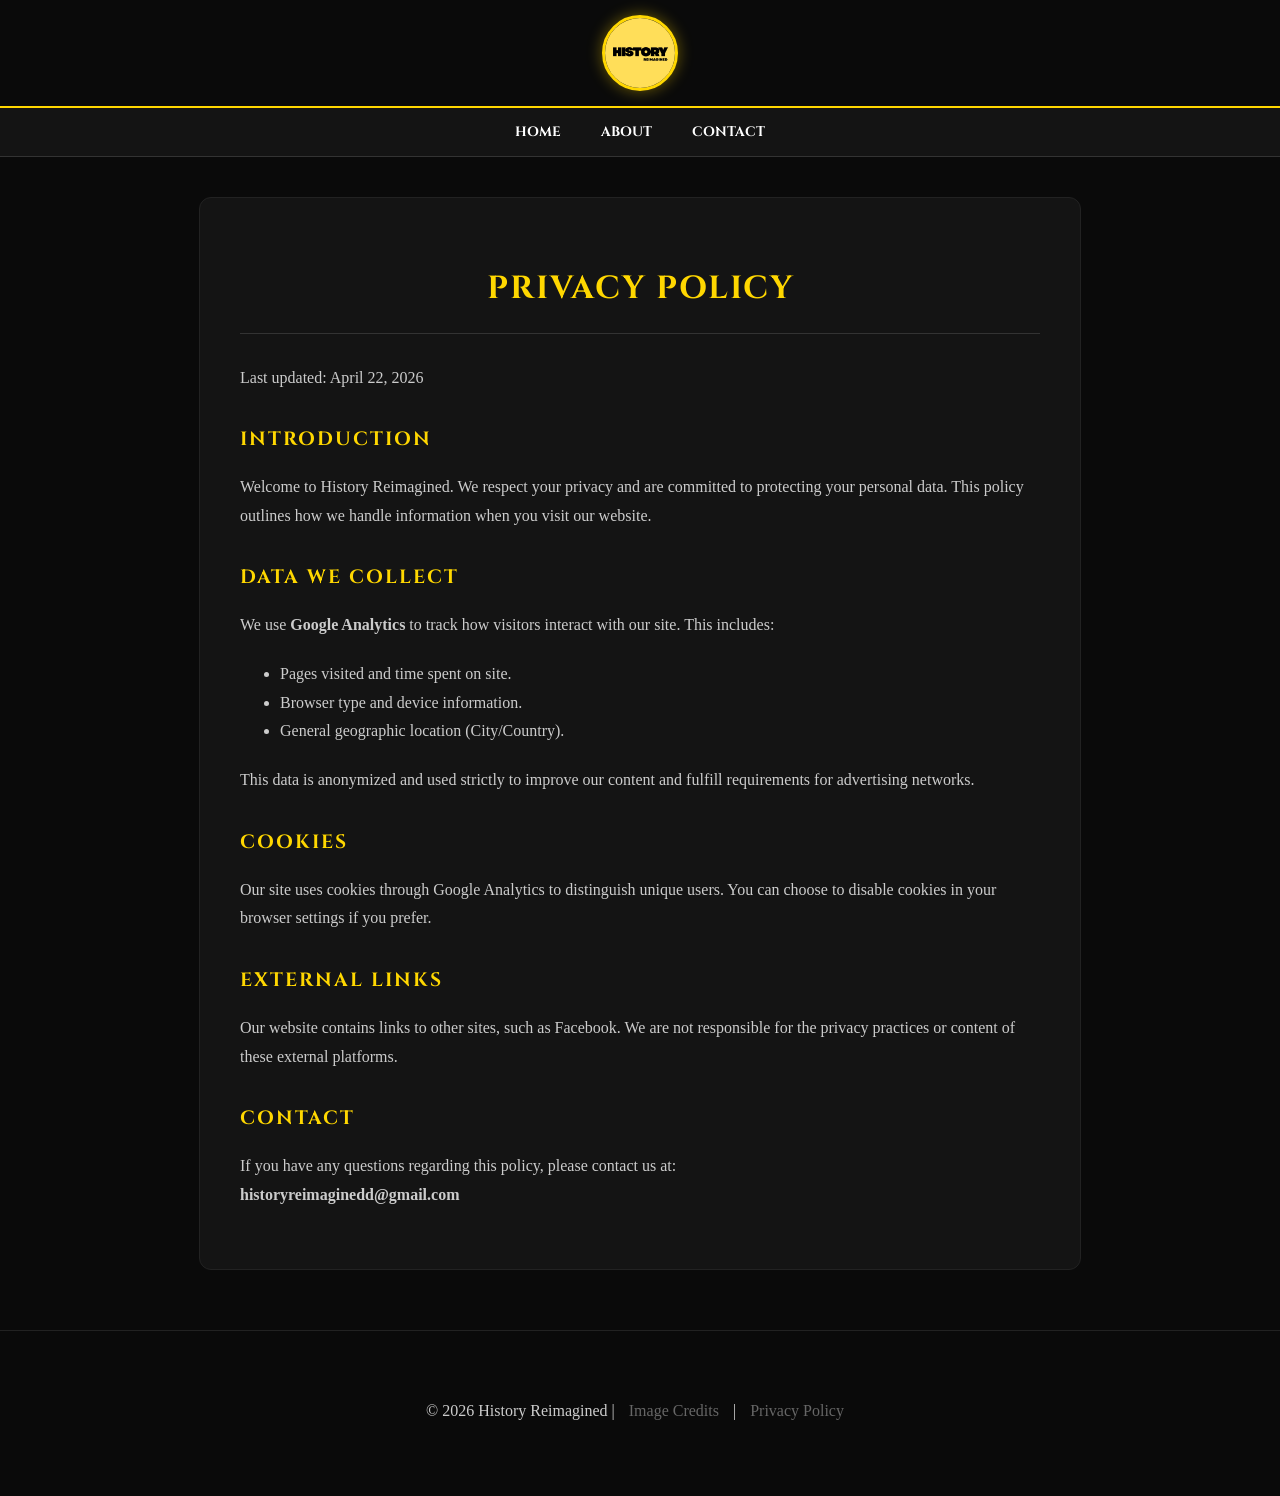
<file: privacy.html>
<!DOCTYPE html>
<html lang="en">
<head>
    <meta charset="UTF-8">
    <meta name="viewport" content="width=device-width, initial-scale=1.0">
    
    <link href="https://fonts.googleapis.com/css2?family=Cinzel:wght@400;700&display=swap" rel="stylesheet">

    <script async src="https://www.googletagmanager.com/gtag/js?id=G-SHRTBYB6Y0"></script>
    <script>
      window.dataLayer = window.dataLayer || [];
      function gtag(){dataLayer.push(arguments);}
      gtag('js', new Date());
      gtag('config', 'G-SHRTBYB6Y0');
    </script>
    <script data-grow-initializer="">!(function(){window.growMe||((window.growMe=function(e){window.growMe._.push(e);}),(window.growMe._=[]));var e=document.createElement("script");(e.type="text/javascript"),(e.src="https://faves.grow.me/main.js"),(e.defer=!0),e.setAttribute("data-grow-faves-site-id","U2l0ZTozMDk5ZjRkNi01ZGNiLTQ4ODItOGY3OC05NjFkNDI2ZjZiZTY=");var t=document.getElementsByTagName("script")[0];t.parentNode.insertBefore(e,t);})();</script>

    <title>Privacy Policy | History Reimagined</title>
    <style>
        :root { 
            --primary: #FFD700; 
            --accent: #FFC000; 
            --bg-dark: #0A0A0A; 
            --bg-card: #141414; 
            --text-main: #FFFFFF; 
            --text-head: #FFD700; 
            --text-sec: #CCCCCC; 
        }

        body { 
            font-family: 'Georgia', serif; 
            line-height: 1.8; 
            color: var(--text-main); 
            margin: 0; 
            padding: 0; 
            background: var(--bg-dark); 
        }
        
        h1, h2, h3 {
            font-family: 'Cinzel', serif;
            text-transform: uppercase;
            letter-spacing: 2px;
        }

        /* Unified Header Style */
        header { 
            background: var(--bg-dark); 
            padding: 15px 0; 
            border-bottom: 2px solid var(--primary);
            text-align: center;
        }

        .header-logo {
            height: 70px;
            width: 70px;
            object-fit: cover;
            border-radius: 50%;
            display: block;
            margin: 0 auto;
            border: 3px solid var(--primary);
            box-shadow: 0 0 15px rgba(255, 215, 0, 0.4);
        }

        nav { 
            background: var(--bg-card); 
            text-align: center; 
            border-bottom: 1px solid #333;
        }

        nav a { 
            display: inline-block; 
            padding: 12px 18px; 
            color: var(--text-main); 
            text-decoration: none; 
            font-weight: bold; 
            font-size: 0.85rem; 
            text-transform: uppercase; 
            font-family: 'Cinzel', serif;
        }

        nav a:hover { color: var(--accent); }

        .container { 
            max-width: 800px; 
            margin: 40px auto; 
            padding: 40px; 
            background: var(--bg-card);
            border: 1px solid #222;
            border-radius: 12px;
        }

        .page-title { 
            color: var(--text-head); 
            text-align: center; 
            margin-bottom: 30px; 
            font-size: 2rem;
            border-bottom: 1px solid #333;
            padding-bottom: 15px;
        }

        h2 { color: var(--primary); font-size: 1.2rem; margin-top: 30px; }
        p { color: var(--text-sec); margin-bottom: 20px; font-size: 1rem; }
        ul { color: var(--text-sec); margin-bottom: 20px; }

        footer { 
            text-align: center; 
            padding: 50px; 
            font-size: 0.75rem; 
            color: #666; 
            border-top: 1px solid #222;
            margin-top: 60px;
        }
        footer a { color: #666; text-decoration: none; margin: 0 10px; }
    </style>
</head>
<body>

<header>
    <a href="index.html">
        <img src="logo.png" alt="History Reimagined Logo" class="header-logo">
    </a>
</header>

<nav>
    <a href="index.html">Home</a>
    <a href="about.html">About</a>
    <a href="contact.html">Contact</a>
</nav>

<div class="container">
    <h1 class="page-title">Privacy Policy</h1>
    
    <p>Last updated: April 22, 2026</p>

    <h2>Introduction</h2>
    <p>Welcome to History Reimagined. We respect your privacy and are committed to protecting your personal data. This policy outlines how we handle information when you visit our website.</p>

    <h2>Data We Collect</h2>
    <p>We use <strong>Google Analytics</strong> to track how visitors interact with our site. This includes:</p>
    <ul>
        <li>Pages visited and time spent on site.</li>
        <li>Browser type and device information.</li>
        <li>General geographic location (City/Country).</li>
    </ul>
    <p>This data is anonymized and used strictly to improve our content and fulfill requirements for advertising networks.</p>

    <h2>Cookies</h2>
    <p>Our site uses cookies through Google Analytics to distinguish unique users. You can choose to disable cookies in your browser settings if you prefer.</p>

    <h2>External Links</h2>
    <p>Our website contains links to other sites, such as Facebook. We are not responsible for the privacy practices or content of these external platforms.</p>

    <h2>Contact</h2>
    <p>If you have any questions regarding this policy, please contact us at: <br>
    <strong>historyreimaginedd@gmail.com</strong></p>
</div>

<footer>
    <p>&copy; 2026 History Reimagined | <a href="credits.html">Image Credits</a> | <a href="privacy.html">Privacy Policy</a></p>
</footer>

</body>
</html>
</file>
<file: style.css>
:root { 
    --primary: #FFD700; 
    --accent: #FFC000; 
    --bg-dark: #0A0A0A; 
    --bg-card: #141414; 
    --text-main: #FFFFFF; 
    --text-head: #FFD700; 
    --text-sec: #E0E0E0; /* Lightened for Accessibility/Contrast */
    --font-body: 'Georgia', serif;
    --font-head: 'Cinzel', serif;
}

/* Base Reset */
* { box-sizing: border-box; }

body { 
    font-family: var(--font-body); 
    line-height: 1.8; 
    color: var(--text-main); 
    margin: 0; 
    padding: 0; 
    background: var(--bg-dark); 
    -webkit-font-smoothing: antialiased;
}

/* Accessibility: Skip to Content (Best Practice) */
.skip-link {
    position: absolute;
    top: -40px;
    left: 0;
    background: var(--primary);
    color: black;
    padding: 8px;
    z-index: 100;
    text-decoration: none;
    transition: top 0.3s;
}
.skip-link:focus { top: 0; }

/* Typography */
h1, h2, h3 {
    font-family: var(--font-head);
    text-transform: uppercase;
    letter-spacing: 2px;
    margin-bottom: 20px;
}

p { margin-bottom: 25px; }

/* Header & Logo Section */
header { 
    background: var(--bg-dark); 
    padding: 20px 0; 
    border-bottom: 2px solid var(--primary);
    text-align: center;
}

.header-logo {
    height: 70px;
    width: 70px;
    object-fit: cover;
    border-radius: 50%;
    display: block;
    margin: 0 auto;
    border: 3px solid var(--primary);
    box-shadow: 0 0 15px rgba(255, 215, 0, 0.4);
    transition: transform 0.3s ease, box-shadow 0.3s ease;
}

.header-logo:hover {
    box-shadow: 0 0 25px rgba(255, 215, 0, 0.7);
    transform: scale(1.05);
}

/* Navigation */
nav { 
    background: var(--bg-card); 
    text-align: center; 
    border-bottom: 1px solid #333;
    position: sticky; /* Keeps nav visible for better UX */
    top: 0;
    z-index: 50;
}

nav a { 
    display: inline-block; 
    padding: 15px 20px; 
    color: var(--text-main); 
    text-decoration: none; 
    font-weight: bold; 
    font-size: 0.9rem; 
    text-transform: uppercase; 
    font-family: var(--font-head);
    transition: color 0.3s;
}

nav a:hover, nav a:focus { color: var(--accent); outline: none; }

/* Main Content & Containers */
main { display: block; } /* Fixes IE/Edge rendering */

.container { 
    max-width: 900px; 
    margin: 40px auto; 
    padding: 0 25px; 
}

/* Grid System for Library */
.diet-grid {
    display: grid;
    grid-template-columns: repeat(auto-fit, minmax(300px, 1fr));
    gap: 30px;
    margin-top: 40px;
}

.diet-item {
    background: var(--bg-card);
    border: 1px solid #222;
    border-radius: 12px;
    transition: all 0.3s ease;
    text-decoration: none;
    display: block;
    overflow: hidden;
}

.diet-item:hover {
    border-color: var(--primary);
    transform: translateY(-8px);
    box-shadow: 0 15px 30px rgba(255, 215, 0, 0.15);
}

.diet-thumb {
    width: 100%;
    height: 250px;
    object-fit: cover;
    border-bottom: 1px solid #222;
}

.diet-info { padding: 25px; }
.diet-info h3 { color: var(--text-head); margin: 0 0 12px 0; font-size: 1.4rem; }
.diet-info p { color: var(--text-sec); font-size: 1rem; margin: 0; line-height: 1.6; }

/* Article Specific Elements */
.hero-img {
    width: 100%;
    height: auto;
    border-radius: 12px;
    border: 1px solid #333;
    margin-bottom: 45px;
    box-shadow: 0 10px 30px rgba(0,0,0,0.5);
}

.article-content {
    font-size: 1.2rem;
    color: var(--text-sec);
    max-width: 750px;
    margin: 0 auto;
}

/* Video CTA Section */
.video-cta {
    background: #0f0f0f;
    border: 1px solid #333;
    border-radius: 15px;
    padding: 40px;
    text-align: center;
    margin: 60px 0;
}

.btn-video {
    display: inline-block;
    background: #1877F2;
    color: #fff;
    padding: 16px 32px;
    border-radius: 8px;
    font-family: sans-serif;
    font-weight: bold;
    text-decoration: none;
    margin-top: 20px;
    transition: 0.3s;
}

.btn-video:hover { background: #1565c0; transform: scale(1.05); }

/* Footer */
footer { 
    text-align: center; 
    padding: 60px 20px; 
    font-size: 0.85rem; 
    color: #888; 
    border-top: 1px solid #222;
    margin-top: 80px;
}

footer a { 
    color: #aaa; 
    text-decoration: none; 
    margin: 0 12px; 
    transition: color 0.3s;
}

footer a:hover { color: var(--primary); }

/* Utility: Hidden Main Landmark for SEO */
.sr-only {
    position: absolute;
    width: 1px;
    height: 1px;
    padding: 0;
    margin: -1px;
    overflow: hidden;
    clip: rect(0, 0, 0, 0);
    border: 0;
}
</file>
